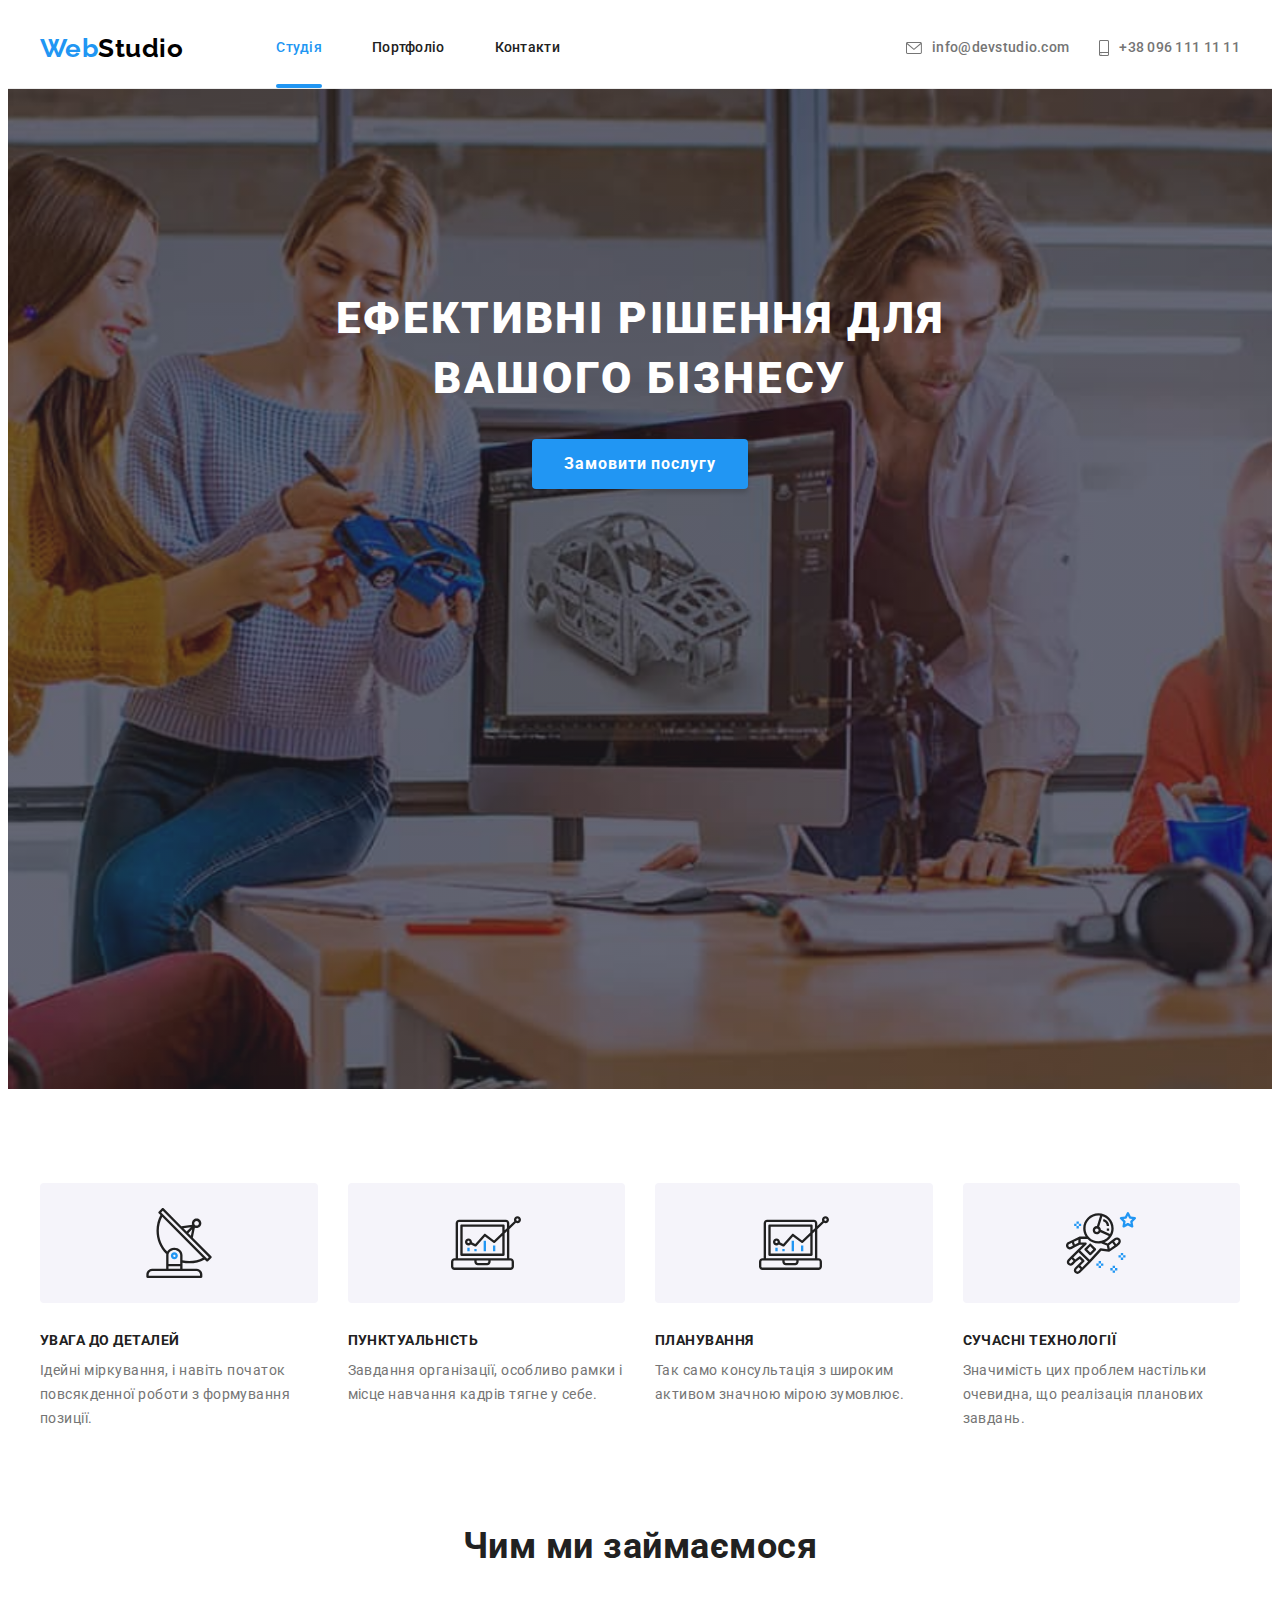
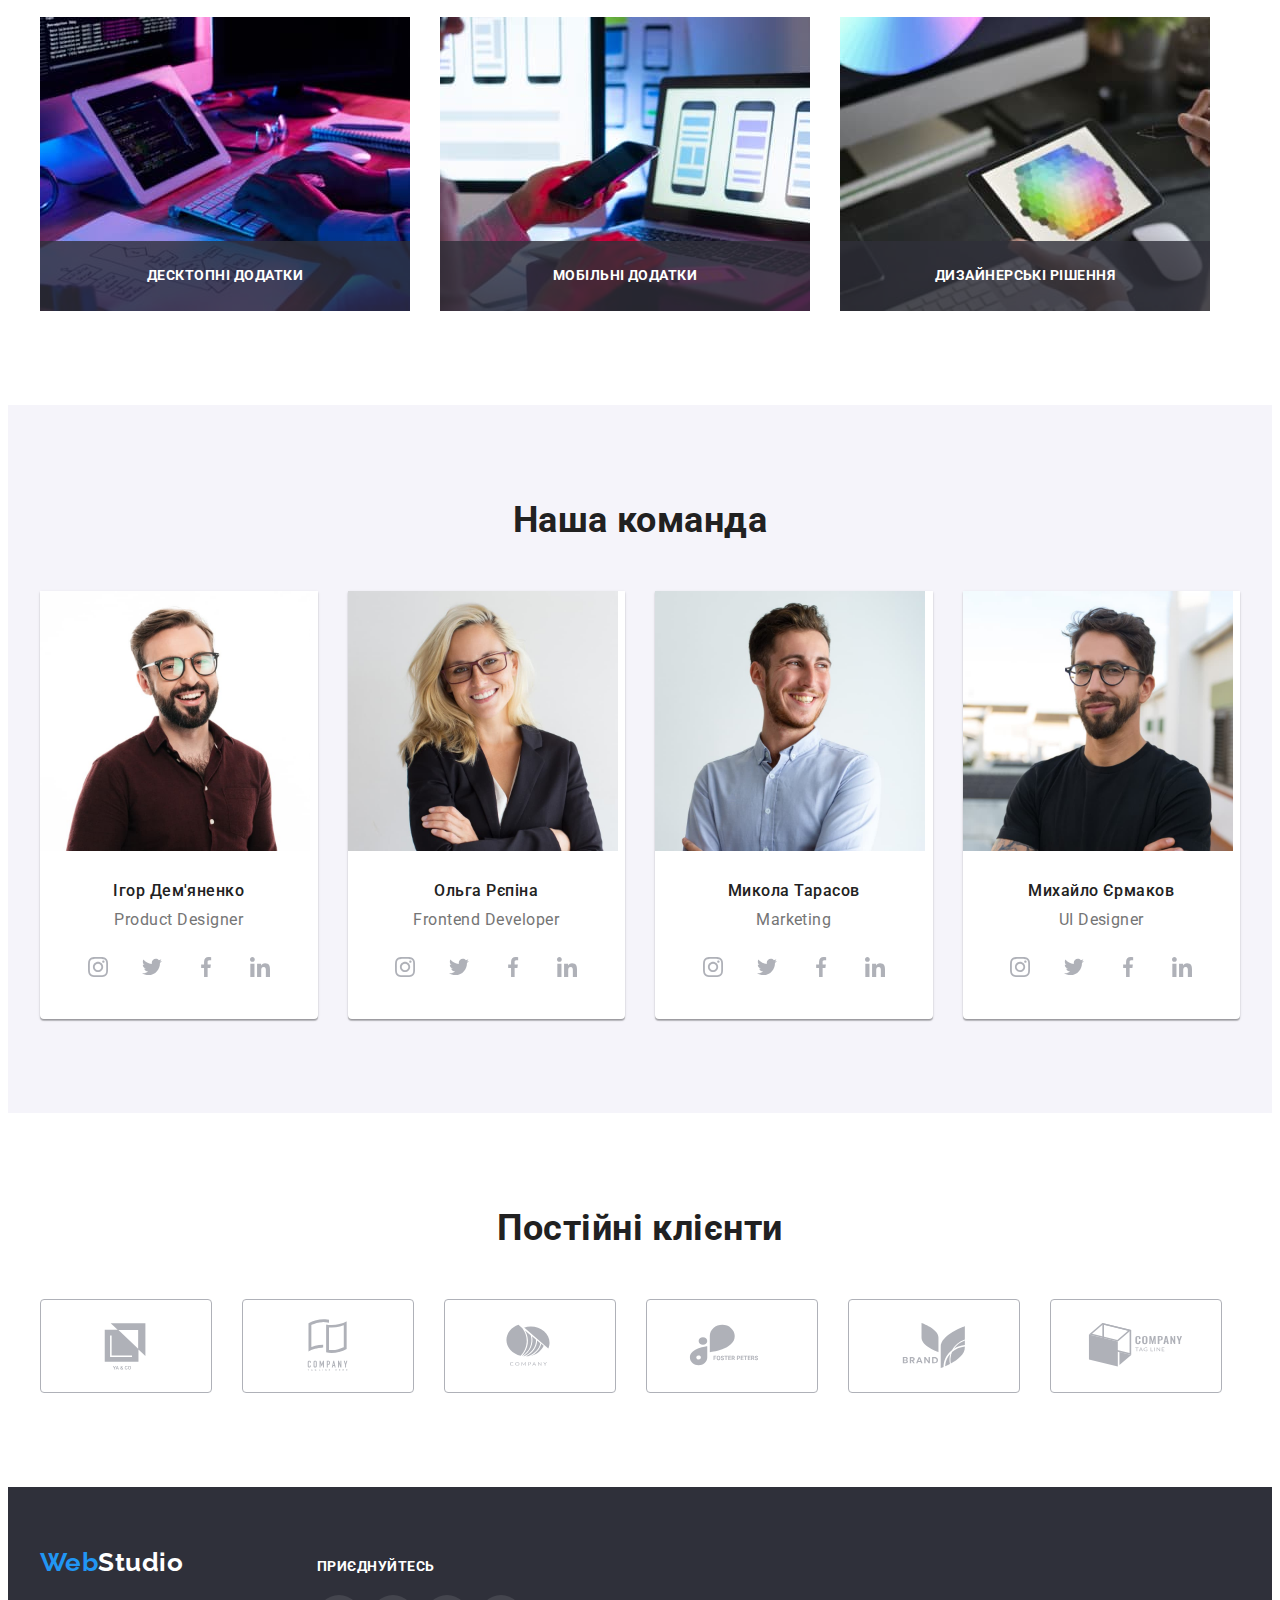
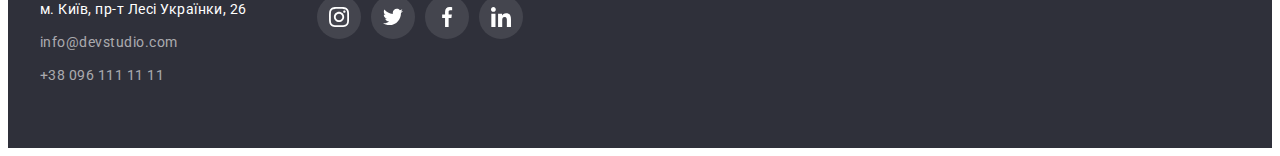
<file: index.html>
<!DOCTYPE html>
<html lang="uk">
  <head>
    <meta charset="UTF-8" />
    <meta http-equiv="X-UA-Compatible" content="IE=edge" />
    <meta name="viewport" content="width=device-width, initial-scale=1.0" />
    <title>WebStudio</title>
    <link rel="preconnect" href="https://fonts.googleapis.com" />
    <link rel="preconnect" href="https://fonts.gstatic.com" crossorigin />
    <link
      href="https://fonts.googleapis.com/css2?family=Raleway:wght@700&family=Roboto:wght@400;500;700;900&display=swap"
      rel="stylesheet"
    />
    <link
      rel="stylesheet"
      href="https://cdnjs.cloudflare.com/ajax/libs/modern-normalize/1.1.0/modern-normalize.min.css"
      integrity="sha512-wpPYUAdjBVSE4KJnH1VR1HeZfpl1ub8YT/NKx4PuQ5NmX2tKuGu6U/JRp5y+Y8XG2tV+wKQpNHVUX03MfMFn9Q=="
      crossorigin="anonymous"
      referrerpolicy="no-referrer"
    />
    <link rel="stylesheet" href="./css/styles.css" />
  </head>

  <body>
    <header class="page-header">
      <div class="container header-container">
        <nav class="main-nav">
          <a href="./index.html" class="logo"
            >Web<span class="logo-part">Studio</span></a
          >
          <ul class="site-nav list">
            <li class="item">
              <a href="./index.html" class="link current">Студія</a>
            </li>
            <li class="item">
              <a href="./portfolio.html" class="link">Портфоліо</a>
            </li>
            <li class="item">
              <a href="" class="link">Контакти</a>
            </li>
          </ul>
        </nav>
        <ul class="contacts-nav list">
          <li class="item">
            <a href="mailto:info@devstudio.com" class="link">
              <svg class="contacts-nav-icon" width="16" height="12">
                <use href="./images/icons.svg#envelope"></use>
              </svg>
              info@devstudio.com
            </a>
          </li>
          <li class="item">
            <a href="tel:+380961111111" class="link">
              <svg class="contacts-nav-icon" width="10" height="16">
                <use href="./images/icons.svg#smartphone"></use>
              </svg>
              +38 096 111 11 11
            </a>
          </li>
        </ul>
      </div>
    </header>

    <main>
      <section class="hero">
        <h1 class="hero-title">Ефективні рішення для вашого бізнесу</h1>
        <button type="button" class="hero-button button" data-modal-open>
          Замовити послугу
        </button>
      </section>

      <section class="section">
        <div class="container">
          <h2 class="visually-hidden">Особливості</h2>

          <ul class="feature-list list">
            <li class="item">
              <div class="decor-item">
                <svg class="feature-icon" width="70" height="70">
                  <use href="./images/icons.svg#antenna"></use>
                </svg>
              </div>
              <h3 class="title">Увага до деталей</h3>
              <p class="text">
                Ідейні міркування, і навіть початок повсякденної роботи з
                формування позиції.
              </p>
            </li>
            <li class="item">
              <div class="decor-item">
                <svg class="feature-icon" width="70" height="70">
                  <use href="./images/icons.svg#diagram"></use>
                </svg>
              </div>
              <h3 class="title">Пунктуальність</h3>
              <p class="text">
                Завдання організації, особливо рамки і місце навчання кадрів
                тягне у себе.
              </p>
            </li>
            <li class="item">
              <div class="decor-item">
                <svg class="feature-icon" width="70" height="70">
                  <use href="./images/icons.svg#diagram"></use>
                </svg>
              </div>
              <h3 class="title">Планування</h3>
              <p class="text">
                Так само консультація з широким активом значною мірою зумовлює.
              </p>
            </li>
            <li class="item">
              <div class="decor-item">
                <svg class="feature-icon" width="70" height="70">
                  <use href="./images/icons.svg#astronaut"></use>
                </svg>
              </div>
              <h3 class="title">Сучасні технології</h3>
              <p class="text">
                Значимість цих проблем настільки очевидна, що реалізація
                планових завдань.
              </p>
            </li>
          </ul>
        </div>
      </section>

      <section class="section no-padding">
        <div class="container">
          <h2 class="section-title">Чим ми займаємося</h2>
          <ul class="list activity">
            <li class="item">
              <img
                src="./images/box1.jpg"
                alt="Руки на клавіатурі"
                width="370"
                height="294"
              />
              <p class="activity-text">Десктопні додатки</p>
            </li>
            <li class="item">
              <img
                src="./images/box2.jpg"
                alt="Руки з телефоном біля клавіатури"
                width="370"
                height="294"
              />
              <p class="activity-text">Мобільні додатки</p>
            </li>
            <li class="item">
              <img
                src="./images/box3.jpg"
                alt="Руки з планшетом"
                width="370"
                height="294"
              />
              <p class="activity-text">Дизайнерські рішення</p>
            </li>
          </ul>
        </div>
      </section>

      <section class="section team">
        <div class="container">
          <h2 class="section-title">Наша команда</h2>
          <ul class="list team-list">
            <li class="card">
              <img
                src="./images/img1.jpg"
                alt="Чоловік з бородою в окулярах"
                width="270"
                height="260"
              />
              <div class="card-content">
                <h3 class="card-title">Ігор Дем'яненко</h3>
                <p class="card-text" lang="en">Product Designer</p>
                <ul class="soc-list list">
                  <li class="soc-item">
                    <a href="#" class="soc-link">
                      <svg class="soc-icon" width="20" height="20">
                        <use href="./images/icons.svg#instagram"></use>
                      </svg>
                    </a>
                  </li>
                  <li class="soc-item">
                    <a href="#" class="soc-link">
                      <svg class="soc-icon" width="20" height="20">
                        <use href="./images/icons.svg#twitter"></use>
                      </svg>
                    </a>
                  </li>
                  <li class="soc-item">
                    <a href="#" class="soc-link">
                      <svg class="soc-icon" width="20" height="20">
                        <use href="./images/icons.svg#facebook"></use>
                      </svg>
                    </a>
                  </li>
                  <li class="soc-item">
                    <a href="#" class="soc-link">
                      <svg class="soc-icon" width="20" height="20">
                        <use href="./images/icons.svg#linkedin"></use>
                      </svg>
                    </a>
                  </li>
                </ul>
              </div>
            </li>

            <li class="card">
              <img
                src="./images/img2.jpg"
                alt="Жінка в окулярах"
                width="270"
                height="260"
              />
              <div class="card-content">
                <h3 class="card-title">Ольга Рєпіна</h3>
                <p class="card-text" lang="en">Frontend Developer</p>
                <ul class="soc-list list">
                  <li class="soc-item">
                    <a href="#" class="soc-link">
                      <svg class="soc-icon" width="20" height="20">
                        <use href="./images/icons.svg#instagram"></use>
                      </svg>
                    </a>
                  </li>
                  <li class="soc-item">
                    <a href="#" class="soc-link">
                      <svg class="soc-icon" width="20" height="20">
                        <use href="./images/icons.svg#twitter"></use>
                      </svg>
                    </a>
                  </li>
                  <li class="soc-item">
                    <a href="#" class="soc-link">
                      <svg class="soc-icon" width="20" height="20">
                        <use href="./images/icons.svg#facebook"></use>
                      </svg>
                    </a>
                  </li>
                  <li class="soc-item">
                    <a href="#" class="soc-link">
                      <svg class="soc-icon" width="20" height="20">
                        <use href="./images/icons.svg#linkedin"></use>
                      </svg>
                    </a>
                  </li>
                </ul>
              </div>
            </li>

            <li class="card">
              <img
                src="./images/img3.jpg"
                alt="Чоловік"
                width="270"
                height="260"
              />
              <div class="card-content">
                <h3 class="card-title">Микола Тарасов</h3>
                <p class="card-text" lang="en">Marketing</p>
                <ul class="soc-list list">
                  <li class="soc-item">
                    <a href="#" class="soc-link">
                      <svg class="soc-icon" width="20" height="20">
                        <use href="./images/icons.svg#instagram"></use>
                      </svg>
                    </a>
                  </li>
                  <li class="soc-item">
                    <a href="#" class="soc-link">
                      <svg class="soc-icon" width="20" height="20">
                        <use href="./images/icons.svg#twitter"></use>
                      </svg>
                    </a>
                  </li>
                  <li class="soc-item">
                    <a href="#" class="soc-link">
                      <svg class="soc-icon" width="20" height="20">
                        <use href="./images/icons.svg#facebook"></use>
                      </svg>
                    </a>
                  </li>
                  <li class="soc-item">
                    <a href="#" class="soc-link">
                      <svg class="soc-icon" width="20" height="20">
                        <use href="./images/icons.svg#linkedin"></use>
                      </svg>
                    </a>
                  </li>
                </ul>
              </div>
            </li>

            <li class="card">
              <img
                src="./images/img4.jpg"
                alt="Чоловік з бородою в окулярах"
                width="270"
                height="260"
              />
              <div class="card-content">
                <h3 class="card-title">Михайло Єрмаков</h3>
                <p class="card-text" lang="en">UI Designer</p>
                <ul class="soc-list list">
                  <li class="soc-item">
                    <a href="#" class="soc-link">
                      <svg class="soc-icon" width="20" height="20">
                        <use href="./images/icons.svg#instagram"></use>
                      </svg>
                    </a>
                  </li>
                  <li class="soc-item">
                    <a href="#" class="soc-link">
                      <svg class="soc-icon" width="20" height="20">
                        <use href="./images/icons.svg#twitter"></use>
                      </svg>
                    </a>
                  </li>
                  <li class="soc-item">
                    <a href="#" class="soc-link">
                      <svg class="soc-icon" width="20" height="20">
                        <use href="./images/icons.svg#facebook"></use>
                      </svg>
                    </a>
                  </li>
                  <li class="soc-item">
                    <a href="#" class="soc-link">
                      <svg class="soc-icon" width="20" height="20">
                        <use href="./images/icons.svg#linkedin"></use>
                      </svg>
                    </a>
                  </li>
                </ul>
              </div>
            </li>
          </ul>
        </div>
      </section>

      <section class="section clients">
        <div class="container">
          <h2 class="section-title">Постійні клієнти</h2>
          <ul class="list clients-list">
            <li class="item">
              <a href="#" class="link clients-link">
                <svg class="clients-icon" width="106" height="60">
                  <use href="./images/icons.svg#logo1"></use>
                </svg>
              </a>
            </li>
            <li class="item">
              <a href="#" class="link clients-link">
                <svg class="clients-icon" width="106" height="60">
                  <use href="./images/icons.svg#logo2"></use>
                </svg>
              </a>
            </li>
            <li class="item">
              <a href="#" class="link clients-link">
                <svg class="clients-icon" width="106" height="60">
                  <use href="./images/icons.svg#logo3"></use>
                </svg>
              </a>
            </li>
            <li class="item">
              <a href="#" class="link clients-link">
                <svg class="clients-icon" width="106" height="60">
                  <use href="./images/icons.svg#logo4"></use>
                </svg>
              </a>
            </li>
            <li class="item">
              <a href="#" class="link clients-link">
                <svg class="clients-icon" width="106" height="60">
                  <use href="./images/icons.svg#logo5"></use>
                </svg>
              </a>
            </li>
            <li class="item">
              <a href="#" class="link clients-link">
                <svg class="clients-icon" width="106" height="60">
                  <use href="./images/icons.svg#logo6"></use>
                </svg>
              </a>
            </li>
          </ul>
        </div>
      </section>
    </main>

    <footer class="footer">
      <div class="container container-footer">
        <div class="contacts">
          <a href="./index.html" class="logo footer-logo"
            >Web<span class="logo-part down">Studio</span></a
          >
          <address class="contacts-addres">
            <ul class="list addres">
              <li class="item">
                <a
                  href="https://goo.gl/maps/jUhiTycMhttReEfy7"
                  class="addres-link"
                  target="_blank"
                  rel="noopener noreferrer"
                  >м. Київ, пр-т Лесі Українки, 26</a
                >
              </li>
              <li class="item">
                <a href="mailto:info@devstudio.com" class="addres-item"
                  >info@devstudio.com</a
                >
              </li>
              <li class="item">
                <a href="tel:+380961111111" class="addres-item"
                  >+38 096 111 11 11</a
                >
              </li>
            </ul>
          </address>
        </div>
        <div class="social">
          <p class="social-text">приєднуйтесь</p>
          <ul class="social-list list">
            <li class="item">
              <a href="#" class="social-link link">
                <svg class="social-icon" width="20" height="20">
                  <use href="./images/icons.svg#instagram"></use>
                </svg>
              </a>
            </li>
            <li class="item">
              <a href="#" class="social-link link">
                <svg class="social-icon" width="20" height="20">
                  <use href="./images/icons.svg#twitter"></use>
                </svg>
              </a>
            </li>
            <li class="item">
              <a href="#" class="social-link link">
                <svg class="social-icon" width="20" height="20">
                  <use href="./images/icons.svg#facebook"></use>
                </svg>
              </a>
            </li>
            <li class="item">
              <a href="#" class="social-link link">
                <svg class="social-icon" width="20" height="20">
                  <use href="./images/icons.svg#linkedin"></use>
                </svg>
              </a>
            </li>
          </ul>
        </div>
      </div>
    </footer>
    <div class="backdrop is-hidden" data-modal>
      <div class="modal">
        <button type="button" class="modal-btn" data-modal-close>
          <svg class="close-icon" width="18" height="18">
            <use href="./images/icons.svg#close"></use>
          </svg>
        </button>
      </div>
    </div>
    <script src="./js/modal.js"></script>
  </body>
</html>
</file>
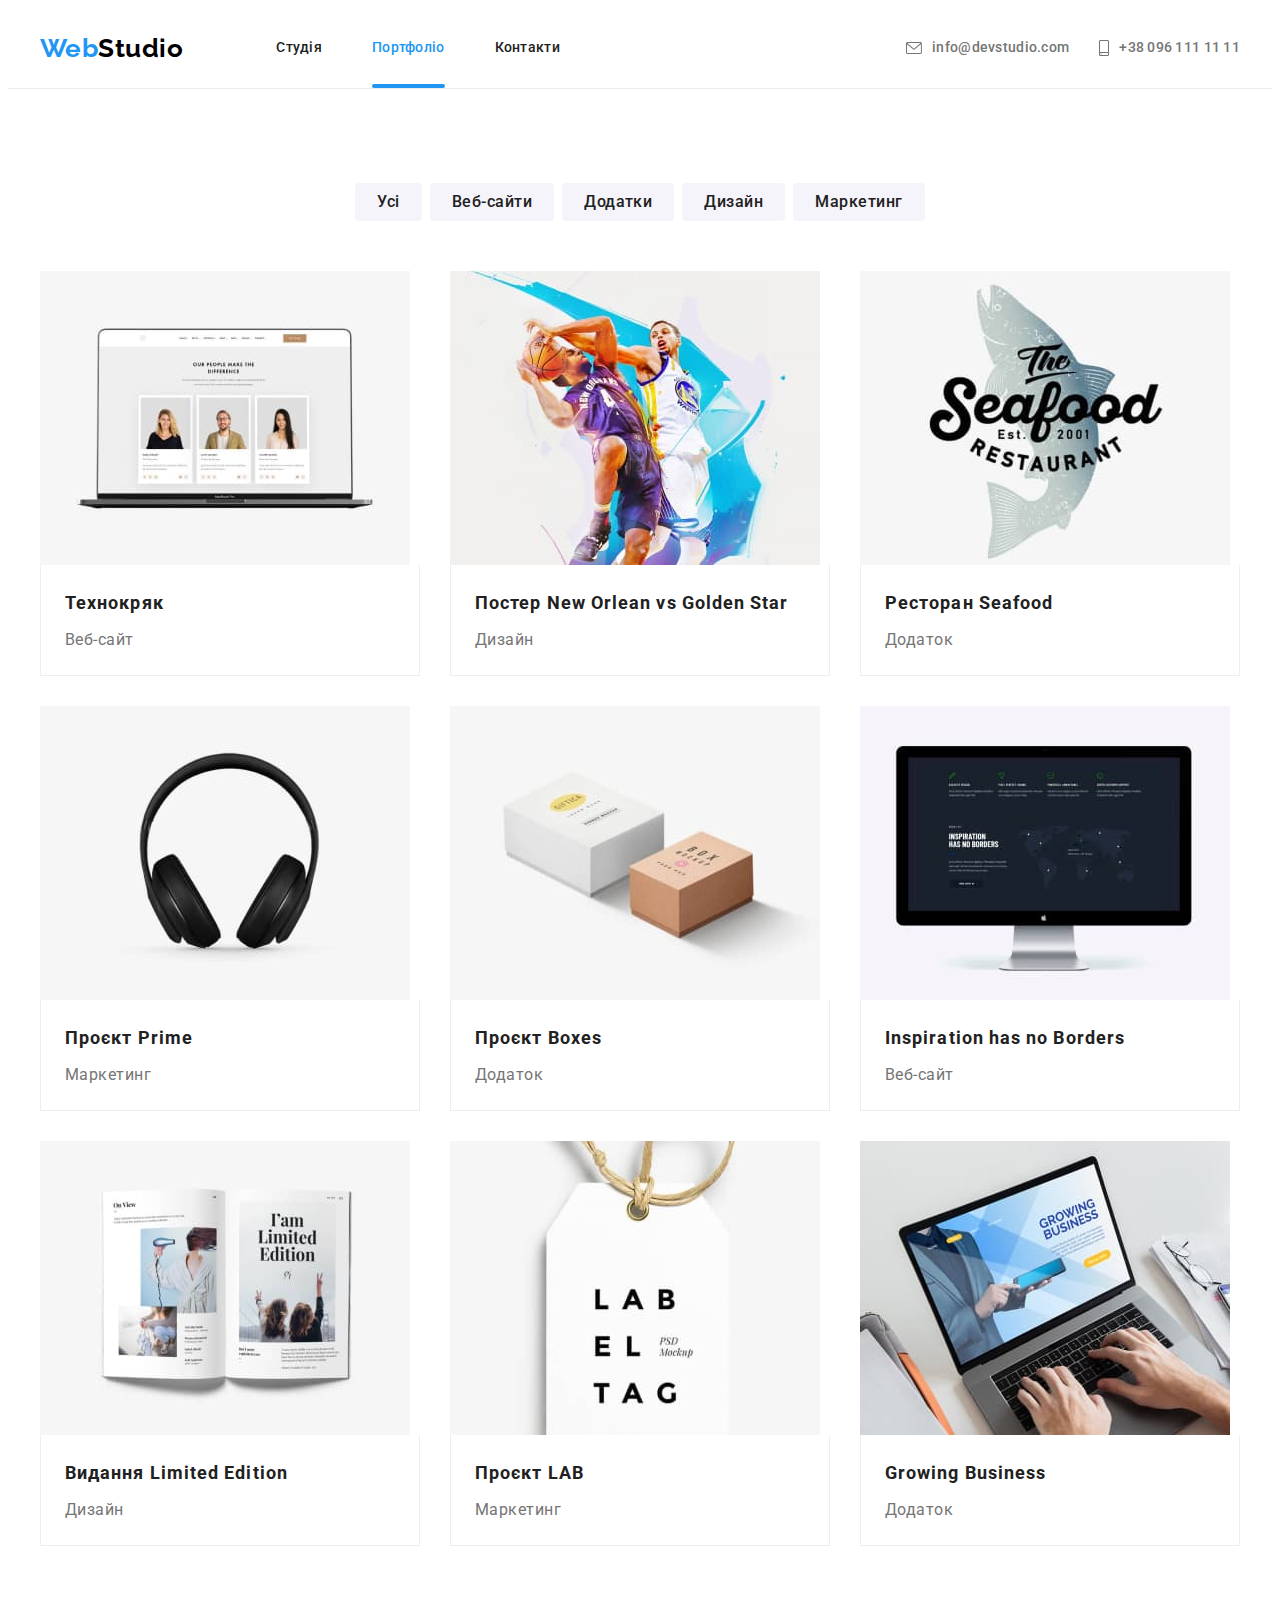
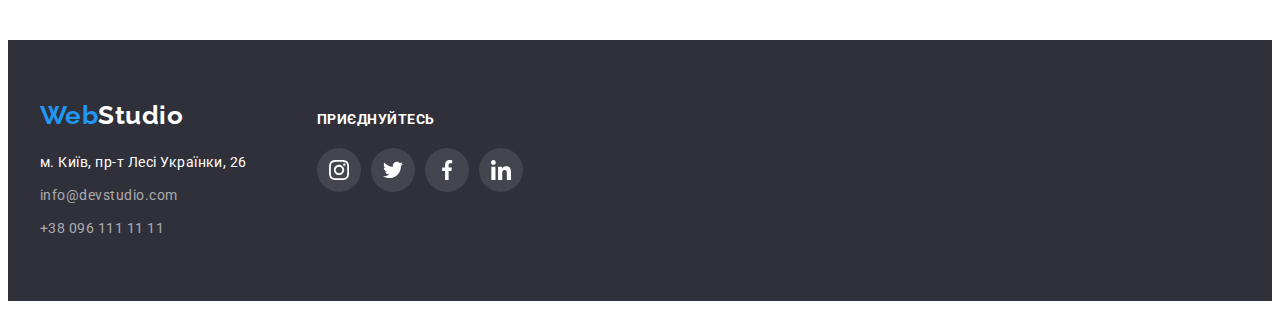
<file: portfolio.html>
<!DOCTYPE html>
<html lang="uk">
  <head>
    <meta charset="UTF-8" />
    <meta http-equiv="X-UA-Compatible" content="IE=edge" />
    <meta name="viewport" content="width=device-width, initial-scale=1.0" />
    <title>WebStudio</title>
    <link rel="preconnect" href="https://fonts.googleapis.com" />
    <link rel="preconnect" href="https://fonts.gstatic.com" crossorigin />
    <link
      href="https://fonts.googleapis.com/css2?family=Raleway:wght@700&family=Roboto:wght@400;500;700;900&display=swap"
      rel="stylesheet"
    />
    <link
      rel="stylesheet"
      href="https://cdnjs.cloudflare.com/ajax/libs/modern-normalize/1.1.0/modern-normalize.min.css"
      integrity="sha512-wpPYUAdjBVSE4KJnH1VR1HeZfpl1ub8YT/NKx4PuQ5NmX2tKuGu6U/JRp5y+Y8XG2tV+wKQpNHVUX03MfMFn9Q=="
      crossorigin="anonymous"
      referrerpolicy="no-referrer"
    />
    <link rel="stylesheet" href="./css/styles.css" />
  </head>

  <body>
    <header class="page-header">
      <div class="container header-container">
        <nav class="main-nav">
          <a href="./index.html" class="logo"
            >Web<span class="logo-part">Studio</span></a
          >
          <ul class="site-nav list">
            <li class="item">
              <a href="./index.html" class="link">Студія</a>
            </li>
            <li class="item">
              <a href="./portfolio.html" class="link current">Портфоліо</a>
            </li>
            <li class="item">
              <a href="" class="link">Контакти</a>
            </li>
          </ul>
        </nav>
        <ul class="contacts-nav list">
          <li class="item">
            <a href="mailto:info@devstudio.com" class="link">
              <svg class="contacts-nav-icon" width="16" height="12">
                <use href="./images/icons.svg#envelope"></use>
              </svg>
              info@devstudio.com
            </a>
          </li>
          <li class="item">
            <a href="tel:+380961111111" class="link">
              <svg class="contacts-nav-icon" width="10" height="16">
                <use href="./images/icons.svg#smartphone"></use>
              </svg>
              +38 096 111 11 11
            </a>
          </li>
        </ul>
      </div>
    </header>

    <main>
      <section class="section">
        <div class="container">
          <h1 class="visually-hidden">Портфоліо</h1>
          <ul class="list filter-list">
            <li class="item">
              <button class="filter-button button" type="button">Усі</button>
            </li>

            <li class="item">
              <button class="filter-button button" type="button">
                Веб-сайти
              </button>
            </li>

            <li class="item">
              <button class="filter-button button" type="button">
                Додатки
              </button>
            </li>

            <li class="item">
              <button class="filter-button button" type="button">Дизайн</button>
            </li>

            <li class="item">
              <button class="filter-button button" type="button">
                Маркетинг
              </button>
            </li>
          </ul>

          <ul class="project-list list">
            <li class="item">
              <a href="#" class="project-link">
                <div class="project-thumb">
                  <img
                    src="./images/project1.jpg"
                    alt="Ноутбук"
                    width="370"
                    height="294"
                  />
                  <p class="project-desc">
                    Ресурс пропонує комплексні пропозиції з різним рівнем
                    функціоналу та сервісів. Все це дозволить відвідувачу
                    отримати вичерпні відомості про компанію чи приватну особу.
                  </p>
                </div>

                <div class="project-content">
                  <h2 class="title">Технокряк</h2>
                  <p class="text">Веб-сайт</p>
                </div>
              </a>
            </li>

            <li class="item">
              <a href="#" class="project-link">
                <div class="project-thumb">
                  <img
                    src="./images/project2.jpg"
                    alt="Два баскетболіста"
                    width="370"
                    height="294"
                  />
                  <p class="project-desc">
                    Ресурс пропонує комплексні пропозиції з різним рівнем
                    функціоналу та сервісів. Все це дозволить відвідувачу
                    отримати вичерпні відомості про компанію чи приватну особу.
                  </p>
                </div>
                <div class="project-content">
                  <h2 class="title">
                    Постер <span lang="en">New Orlean vs Golden Star</span>
                  </h2>
                  <p class="text">Дизайн</p>
                </div>
              </a>
            </li>

            <li class="item">
              <a href="#" class="project-link">
                <div class="project-thumb">
                  <img
                    src="./images/project3.jpg"
                    alt="Риба.Логотип ресторану"
                    width="370"
                    height="294"
                  />
                  <p class="project-desc">
                    Ресурс пропонує комплексні пропозиції з різним рівнем
                    функціоналу та сервісів. Все це дозволить відвідувачу
                    отримати вичерпні відомості про компанію чи приватну особу.
                  </p>
                </div>
                <div class="project-content">
                  <h2 class="title">Ресторан <span lang="en">Seafood</span></h2>
                  <p class="text">Додаток</p>
                </div>
              </a>
            </li>

            <li class="item">
              <a href="#" class="project-link">
                <div class="project-thumb">
                  <img
                    src="./images/project4.jpg"
                    alt="Навушники"
                    width="370"
                    height="294"
                  />
                  <p class="project-desc">
                    Ресурс пропонує комплексні пропозиції з різним рівнем
                    функціоналу та сервісів. Все це дозволить відвідувачу
                    отримати вичерпні відомості про компанію чи приватну особу.
                  </p>
                </div>
                <div class="project-content">
                  <h2 class="title">Проєкт <span lang="en">Prime</span></h2>
                  <p class="text">Маркетинг</p>
                </div>
              </a>
            </li>

            <li class="item">
              <a href="#" class="project-link">
                <div class="project-thumb">
                  <img
                    src="./images/project5.jpg"
                    alt="Дві коробки"
                    width="370"
                    height="294"
                  />
                  <p class="project-desc">
                    Ресурс пропонує комплексні пропозиції з різним рівнем
                    функціоналу та сервісів. Все це дозволить відвідувачу
                    отримати вичерпні відомості про компанію чи приватну особу.
                  </p>
                </div>
                <div class="project-content">
                  <h2 class="title">Проєкт <span lang="en">Boxes</span></h2>
                  <p class="text">Додаток</p>
                </div>
              </a>
            </li>

            <li class="item">
              <a href="#" class="project-link">
                <div class="project-thumb">
                  <img
                    src="./images/project6.jpg"
                    alt="Монітор"
                    width="370"
                    height="294"
                  />
                  <p class="project-desc">
                    Ресурс пропонує комплексні пропозиції з різним рівнем
                    функціоналу та сервісів. Все це дозволить відвідувачу
                    отримати вичерпні відомості про компанію чи приватну особу.
                  </p>
                </div>
                <div class="project-content">
                  <h2 class="title" lang="en">Inspiration has no Borders</h2>
                  <p class="text">Веб-сайт</p>
                </div>
              </a>
            </li>

            <li class="item">
              <a href="#" class="project-link">
                <div class="project-thumb">
                  <img
                    src="./images/project7.jpg"
                    alt="Розгорнута книга"
                    width="370"
                    height="294"
                  />
                  <p class="project-desc">
                    Ресурс пропонує комплексні пропозиції з різним рівнем
                    функціоналу та сервісів. Все це дозволить відвідувачу
                    отримати вичерпні відомості про компанію чи приватну особу.
                  </p>
                </div>
                <div class="project-content">
                  <h2 class="title">
                    Видання <span lang="en">Limited Edition</span>
                  </h2>
                  <p class="text">Дизайн</p>
                </div>
              </a>
            </li>

            <li class="item">
              <a href="#" class="project-link">
                <div class="project-thumb">
                  <img
                    src="./images/project8.jpg"
                    alt="Бирка"
                    width="370"
                    height="294"
                  />
                  <p class="project-desc">
                    Ресурс пропонує комплексні пропозиції з різним рівнем
                    функціоналу та сервісів. Все це дозволить відвідувачу
                    отримати вичерпні відомості про компанію чи приватну особу.
                  </p>
                </div>
                <div class="project-content">
                  <h2 class="title">Проєкт <span lang="en">LAB</span></h2>
                  <p class="text">Маркетинг</p>
                </div>
              </a>
            </li>

            <li class="item">
              <a href="#" class="project-link">
                <div class="project-thumb">
                  <img
                    src="./images/project9.jpg"
                    alt="Руки на клавіатурі ноутбука"
                    width="370"
                    height="294"
                  />
                  <p class="project-desc">
                    Ресурс пропонує комплексні пропозиції з різним рівнем
                    функціоналу та сервісів. Все це дозволить відвідувачу
                    отримати вичерпні відомості про компанію чи приватну особу.
                  </p>
                </div>
                <div class="project-content">
                  <h2 class="title" lang="en">Growing Business</h2>
                  <p class="text">Додаток</p>
                </div>
              </a>
            </li>
          </ul>
        </div>
      </section>
    </main>

    <footer class="footer">
      <div class="container container-footer">
        <div class="contacts">
          <a href="./index.html" class="logo footer-logo"
            >Web<span class="logo-part down">Studio</span></a
          >
          <address class="contacts-addres">
            <ul class="list addres">
              <li class="item">
                <a
                  href="https://goo.gl/maps/jUhiTycMhttReEfy7"
                  class="addres-link"
                  target="_blank"
                  rel="noopener noreferrer"
                  >м. Київ, пр-т Лесі Українки, 26</a
                >
              </li>
              <li class="item">
                <a href="mailto:info@devstudio.com" class="addres-item"
                  >info@devstudio.com</a
                >
              </li>
              <li class="item">
                <a href="tel:+380961111111" class="addres-item"
                  >+38 096 111 11 11</a
                >
              </li>
            </ul>
          </address>
        </div>
        <div class="social">
          <p class="social-text">приєднуйтесь</p>
          <ul class="social-list list">
            <li class="item">
              <a href="#" class="social-link link">
                <svg class="social-icon" width="20" height="20">
                  <use href="./images/icons.svg#instagram"></use>
                </svg>
              </a>
            </li>
            <li class="item">
              <a href="#" class="social-link link">
                <svg class="social-icon" width="20" height="20">
                  <use href="./images/icons.svg#twitter"></use>
                </svg>
              </a>
            </li>
            <li class="item">
              <a href="#" class="social-link link">
                <svg class="social-icon" width="20" height="20">
                  <use href="./images/icons.svg#facebook"></use>
                </svg>
              </a>
            </li>
            <li class="item">
              <a href="#" class="social-link link">
                <svg class="social-icon" width="20" height="20">
                  <use href="./images/icons.svg#linkedin"></use>
                </svg>
              </a>
            </li>
          </ul>
        </div>
      </div>
    </footer>
  </body>
</html>
</file>
<file: css/styles.css>
:root {
  --primary-tex-color: #757575;
  --title-text-color: #212121;
  --accent-color: #2196f3;
  --primery-white-color: #ffffff;
  --logo-part-color: #000000;
  --hero-btn-bgc: #188ce8;
  --filter-btn-bgc: #f5f4fa;
  --contacts-footer-color: rgba(255, 255, 255, 0.6);
  --footer-bgc: #2f303a;
  --header-border-color: #ececec;
  --card-border-color: #eeeeee;
  --icon-color: #afb1b8;
  --duration-timing-function: 250ms cubic-bezier(0.4, 0, 0.2, 1);
}

body {
  background-color: var(--primery-white-color);
  color: var(--primary-tex-color);
  font-family: Roboto, sans-serif;
  letter-spacing: 0.03em;
}

.list {
  padding: 0;
  margin: 0;

  list-style: none;
}

img {
  display: block;
  max-width: 100%;
  height: auto;
}

.visually-hidden {
  position: absolute;
  white-space: nowrap;
  width: 1px;
  height: 1px;
  overflow: hidden;
  border: 0;
  padding: 0;
  clip: rect(0 0 0 0);
  clip-path: inset(50%);
  margin: -1px;
}

.container {
  width: 1200px;
  padding-left: 15px;
  padding-right: 15px;
  margin-left: auto;
  margin-right: auto;
}
/* ---LOGO--- */

.logo {
  color: var(--accent-color);
  font-family: Raleway, sans-serif;
  font-weight: 700;
  font-size: 26px;
  line-height: 1.19;
  text-decoration: none;
  transition: color var(--duration-timing-function);
}

.logo-part {
  color: var(--logo-part-color);
  transition: color var(--duration-timing-function);
}

.logo:hover,
.logo-part:hover,
.logo:focus,
.logo-part:focus {
  color: var(--accent-color);
}

/* ---SITE NAV--- */

.page-header {
  border-bottom: 1px solid var(--header-border-color);
}

.main-nav {
  display: flex;
  align-items: center;
}

.header-container {
  display: flex;
  align-items: center;
  justify-content: space-between;
}

.site-nav {
  display: flex;
  margin-left: 93px;
  margin-right: auto;
}

.site-nav .link,
.contacts-nav .link {
  font-weight: 500;
  font-size: 14px;
  line-height: 1.14;
  letter-spacing: 0.02em;
  text-decoration: none;
}

.site-nav .item:not(:last-child) {
  margin-right: 50px;
}

.site-nav .link {
  display: block;
  padding-top: 32px;
  padding-bottom: 32px;

  color: var(--title-text-color);
  transition: color var(--duration-timing-function);
}

.site-nav .link.current {
  position: relative;

  color: var(--accent-color);
}

.site-nav .link.current::after {
  position: absolute;

  content: "";
  width: 100%;
  height: 4px;
  left: 0;
  bottom: 0;

  border-radius: 2px;
  background-color: var(--accent-color);
}

.site-nav .link:hover,
.site-nav .link:focus {
  color: var(--accent-color);
}

.contacts-nav {
  display: flex;
}

.contacts-nav .item:not(:last-child) {
  margin-right: 30px;
}

.contacts-nav .link {
  display: flex;
  padding-top: 32px;
  padding-bottom: 32px;
  align-items: center;
  color: var(--primary-tex-color);
  transition: color var(--duration-timing-function);
}

.contacts-nav .link:hover,
.contacts-nav .link:focus {
  color: var(--accent-color);
}

.contacts-nav-icon {
  margin-right: 10px;
  fill: currentColor;
}

/* ---HERO--- */

.hero {
  max-width: 1600px;
  height: 600px;
  margin-left: auto;
  margin-right: auto;
  padding-top: 200px;
  padding-bottom: 200px;

  background-color: #c4c4c4;
  text-align: center;

  background-image: linear-gradient(
      rgba(47, 48, 58, 0.4),
      rgba(47, 48, 58, 0.4)
    ),
    url("../images/hero.jpg");
  background-repeat: no-repeat;
  background-position: center;
  background-size: cover;
}

.hero-title {
  max-width: 696px;
  margin: 0 auto 30px;

  color: var(--primery-white-color);
  font-weight: 900;
  font-size: 44px;
  line-height: 1.36;
  letter-spacing: 0.06em;
  text-transform: uppercase;
}

/* ---SECTIONS--- */

.section {
  padding-top: 94px;
  padding-bottom: 94px;
}
.section.no-padding {
  padding-top: 0;
}

.section .section-title {
  margin-top: 0;
  margin-bottom: 50px;

  color: var(--title-text-color);
  font-size: 36px;
  line-height: 1.17;
  text-align: center;
}

/* ---FEATURE--- */

.feature-list {
  display: flex;
  flex-wrap: wrap;
  gap: 30px;
}

.feature-list .item {
  flex-basis: calc((100% - 3 * 30px) / 4);
}

.decor-item {
  display: flex;
  padding-top: 25px;
  padding-bottom: 25px;
  margin-bottom: 30px;
  align-items: center;
  justify-content: center;

  border-radius: 4px;
  background-color: var(--filter-btn-bgc);
}

.feature-list .title {
  margin-top: 0;
  margin-bottom: 10px;

  color: var(--title-text-color);
  font-size: 14px;
  line-height: 1.14;
  text-transform: uppercase;
}

.feature-list .text {
  margin-top: 0;
  margin-bottom: 0;

  font-size: 14px;
  line-height: 1.71;
}

/* ---ACTIVITY--- */

.activity {
  display: flex;
  gap: 30px;
}

.activity .item {
  position: relative;
}

.activity-text {
  position: absolute;
  width: 100%;
  left: 0;
  bottom: 0;

  margin: 0;
  padding: 27px 0;

  color: var(--primery-white-color);
  background-color: rgba(47, 48, 58, 0.8);
  font-weight: 700;
  font-size: 14px;
  line-height: 1.14;
  text-align: center;
  text-transform: uppercase;
}

/* ---TEAM--- */

.team {
  background-color: var(--filter-btn-bgc);
}
.team-list {
  display: flex;
  flex-wrap: wrap;
  gap: 30px;
}
.card {
  flex-basis: calc((100% - 3 * 30px) / 4);
  border-radius: 0px 0px 4px 4px;
  box-shadow: 0px 1px 3px rgba(0, 0, 0, 0.12), 0px 1px 1px rgba(0, 0, 0, 0.14),
    0px 2px 1px rgba(0, 0, 0, 0.2);

  background-color: var(--primery-white-color);
}

.card-content {
  padding-top: 30px;
  padding-bottom: 30px;
}

.card-title,
.card-text {
  font-size: 16px;
  line-height: 1.19;
  text-align: center;
}

.card-title {
  margin-top: 0;
  margin-bottom: 10px;

  color: var(--title-text-color);
  font-weight: 500;
}

.card-text {
  margin: 0;
  margin-bottom: 16px;
}

.soc-list {
  display: flex;
  justify-content: center;
  gap: 10px;
}

.soc-link {
  display: flex;
  width: 44px;
  height: 44px;
  border-radius: 50%;
  align-items: center;
  justify-content: center;

  background-color: var(--primery-white-color);
  color: var(--icon-color);
  transition: color var(--duration-timing-function),
    background-color var(--duration-timing-function);
}

.soc-link:hover,
.soc-link:focus {
  background-color: var(--accent-color);
  color: var(--primery-white-color);
}

.soc-icon {
  fill: currentColor;
}

/* ---BUTTONS--- */

.button {
  display: inline-block;
  border-radius: 4px;
  border: initial;

  cursor: pointer;
  font-family: inherit;
  font-size: 16px;
  text-align: center;
  letter-spacing: inherit;
}

.hero-button {
  padding: 10px 32px;
  min-width: 216px;
  box-shadow: 0px 4px 4px rgba(0, 0, 0, 0.15);

  background-color: var(--accent-color);
  color: var(--primery-white-color);
  font-weight: 700;
  line-height: 1.88;
  letter-spacing: 0.06em;
  transition: background-color var(--duration-timing-function);
}

.hero-button:hover,
.hero-button:focus {
  background-color: var(--hero-btn-bgc);
}

.filter-button {
  padding: 6px 22px;

  background-color: var(--filter-btn-bgc);
  color: var(--title-text-color);
  font-weight: 500;
  line-height: 1.63;
  transition: color var(--duration-timing-function),
    background-color var(--duration-timing-function),
    box-shadow var(--duration-timing-function);
}

.filter-button:hover,
.filter-button:focus {
  color: var(--primery-white-color);
  background-color: var(--accent-color);
  box-shadow: 0px 3px 1px rgba(0, 0, 0, 0.1), 0px 1px 2px rgba(0, 0, 0, 0.08),
    0px 2px 2px rgba(0, 0, 0, 0.12);
}

/* ---CLIENTS--- */

.clients-list {
  display: flex;
  gap: 30px;
}

.clients-link {
  display: flex;
  width: 170px;
  height: 92px;
  border: 1px solid var(--icon-color);
  border-radius: 4px;
  align-items: center;
  justify-content: center;

  color: var(--icon-color);

  transition: color var(--duration-timing-function),
    border var(--duration-timing-function);
}

.clients-link:hover,
.clients-link:focus {
  color: var(--accent-color);
  border: 1px solid var(--accent-color);
}

.clients-icon {
  fill: currentColor;
}

/* ---FOOTER--- */
.footer {
  padding-top: 60px;
  padding-bottom: 60px;

  background-color: var(--footer-bgc);
}

.container-footer {
  display: flex;
  align-items: baseline;
}

.footer-logo {
  display: inline-block;
  margin-bottom: 20px;
}

.logo-part.down {
  color: var(--primery-white-color);
  transition: color var(--duration-timing-function);
}

.logo-part.down:hover,
.logo-part.down:focus {
  color: var(--accent-color);
}

.contacts-addres {
  font-style: normal;
}

.addres .item:not(:last-child) {
  margin-bottom: 9px;
}

.addres-link,
.addres-item {
  text-decoration: none;
  font-size: 14px;
  line-height: 1.71;

  transition: color var(--duration-timing-function);
}

.addres-link {
  color: var(--primery-white-color);
}

.addres-item {
  color: var(--contacts-footer-color);
}

.addres-link:hover,
.addres-link:focus,
.addres-item:hover,
.addres-item:focus {
  color: var(--accent-color);
}

.social {
  margin-left: 70px;
}

.social-list {
  display: flex;
  gap: 10px;
}

.social-link {
  display: flex;
  width: 44px;
  height: 44px;
  border-radius: 50%;
  justify-content: center;
  align-items: center;

  color: var(--primery-white-color);
  background-color: rgba(255, 255, 255, 0.1);

  transition: background-color var(--duration-timing-function);
}

.social-link:hover,
.social-link:focus {
  background-color: var(--accent-color);
}

.social-icon {
  fill: currentColor;
}

.social-text {
  margin: 0;
  padding: 0;
  margin-bottom: 20px;

  font-weight: 700;
  font-size: 14px;
  line-height: 1.14;
  text-transform: uppercase;
  color: var(--primery-white-color);
}

/* ---PORTFOLIO--- */

.filter-list {
  display: flex;
  justify-content: center;
  margin-bottom: 50px;
}
.filter-list .item:not(:last-child) {
  margin-right: 8px;
}

.project-list {
  display: flex;
  flex-wrap: wrap;
  gap: 30px;
}

.project-list .item {
  flex-basis: calc((100% - 2 * 30px) / 3);
}

.project-content {
  padding: 20px 24px;
  border: 1px solid var(--card-border-color);
  border-top: none;
}

.project-link {
  display: block;

  text-decoration: none;
  color: inherit;

  transition: box-shadow var(--duration-timing-function);
}
.project-thumb {
  position: relative;
  overflow: hidden;
}

.project-desc {
  position: absolute;
  top: 100%;
  left: 0;

  width: 100%;
  height: 100%;
  margin: 0;
  padding: 63px 24px;

  font-size: 18px;
  line-height: 1.56;
  color: var(--primery-white-color);
  background: rgba(33, 150, 243, 0.9);

  transition: transform var(--duration-timing-function);
}

.project-link:hover .project-desc,
.project-link:focus .project-desc {
  transform: translateY(-100%);
}

.project-link:hover,
.project-link:focus {
  box-shadow: 0px 1px 1px rgba(0, 0, 0, 0.12), 0px 4px 4px rgba(0, 0, 0, 0.06),
    1px 4px 6px rgba(0, 0, 0, 0.16);
}
.project-list .title {
  margin: 0 0 4px 0;

  color: var(--title-text-color);
  font-size: 18px;
  line-height: 2;
  letter-spacing: 0.06em;
}

.project-list .text {
  margin: 0;

  font-size: 16px;
  line-height: 1.88;
}

.backdrop {
  position: fixed;
  top: 0;
  left: 0;
  width: 100%;
  height: 100%;
  background-color: rgba(0, 0, 0, 0.2);

  transition: opacity 350ms linear, visibility 350ms linear;
}

.backdrop.is-hidden {
  opacity: 0;
  pointer-events: none;
  visibility: hidden;
}

.backdrop.is-hidden .modal {
  transform: translate(-50% -50%) scaleY(0);
  transition: transform 350ms liner;
}

.modal {
  position: absolute;
  top: 50%;
  left: 50%;

  min-width: 528px;
  min-height: 581px;
  background-color: var(--primery-white-color);
  box-shadow: 0px 1px 3px rgba(0, 0, 0, 0.12), 0px 1px 1px rgba(0, 0, 0, 0.14),
    0px 2px 1px rgba(0, 0, 0, 0.2);
  border-radius: 4px;

  transform: translate(-50%, -50%) scaleY(1);
  transition: transform 350ms linear;
}

.modal-btn {
  position: absolute;
  top: 8px;
  right: 8px;

  display: flex;
  width: 30px;
  height: 30px;
  padding: 0;
  border-radius: 50%;
  align-items: center;
  justify-content: center;

  background-color: var(--primery-white-color);
  border: 1px solid rgba(0, 0, 0, 0.1);

  cursor: pointer;
  transition: color var(--duration-timing-function),
    border var(--duration-timing-function);
}

.close-icon {
  fill: currentColor;
}

.modal-btn:hover,
.modal-btn:focus {
  color: var(--accent-color);
  border: 1px solid var(--accent-color);
}
</file>
